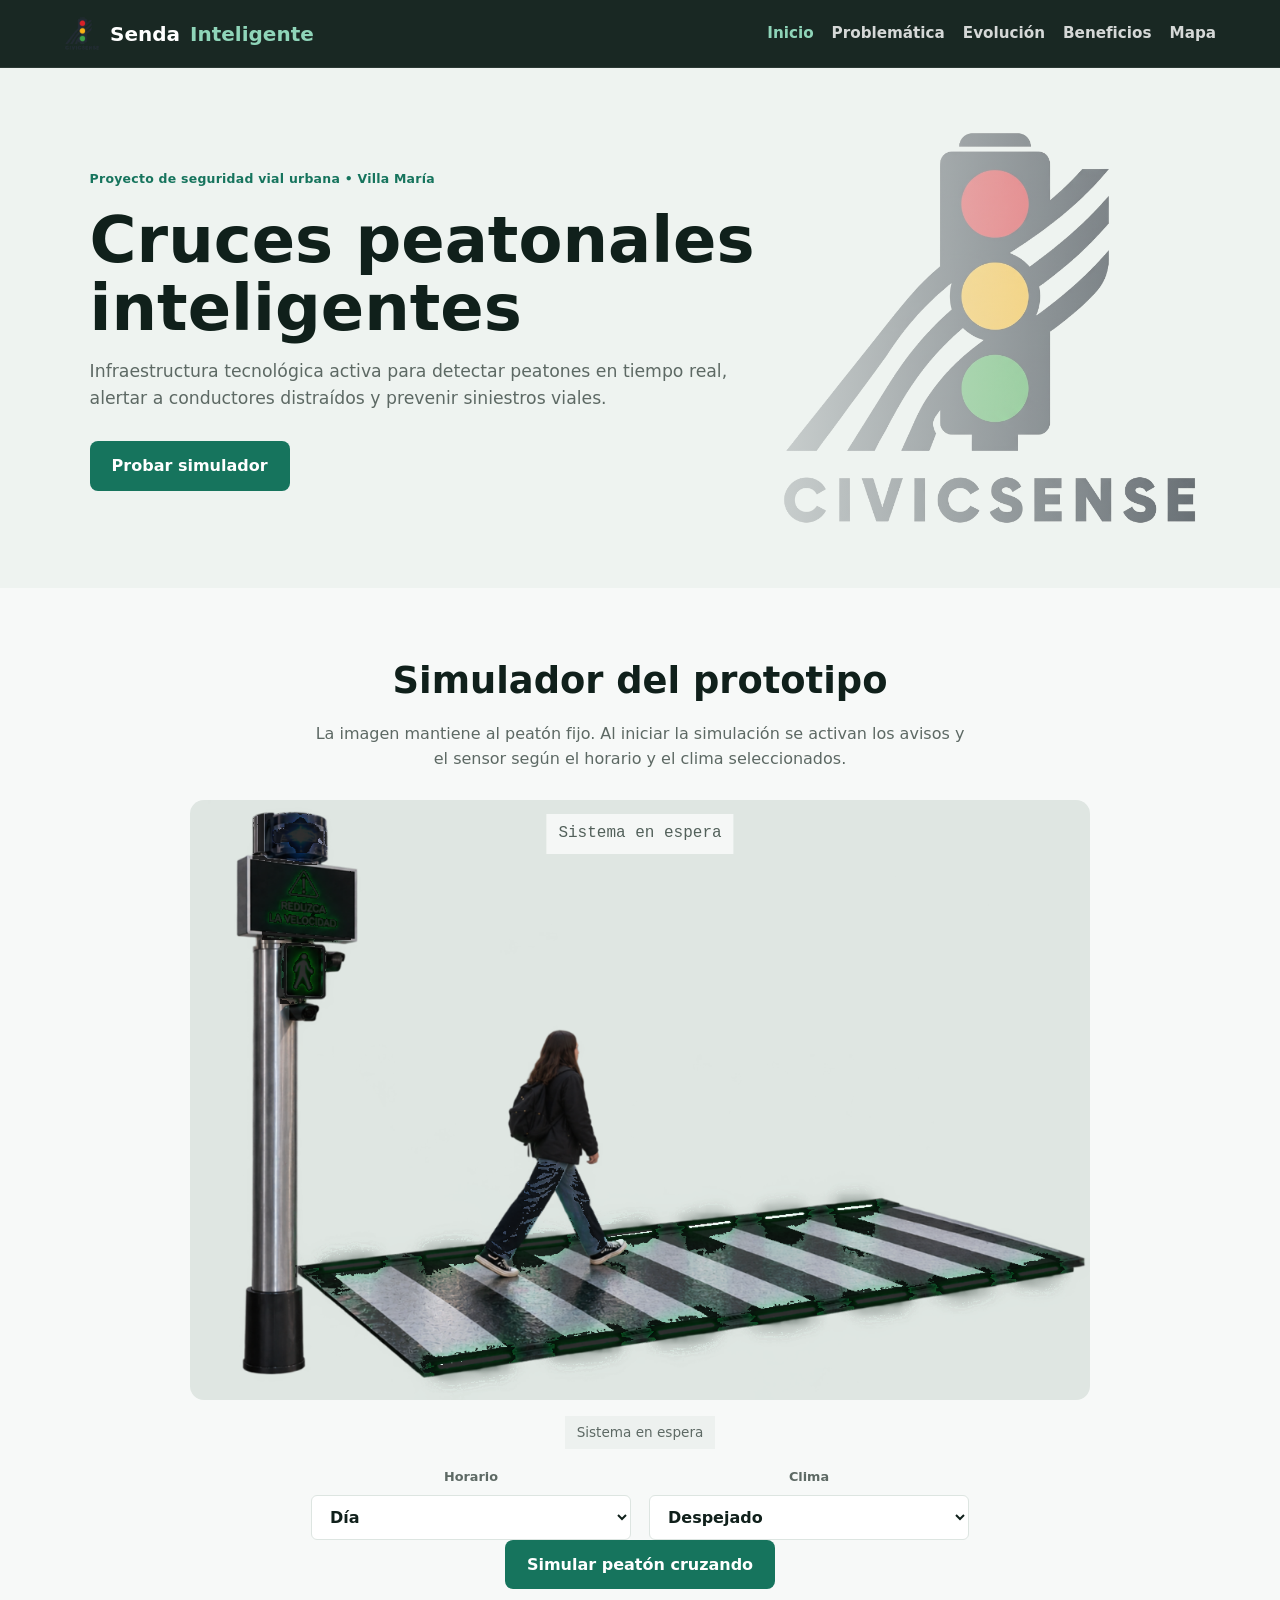
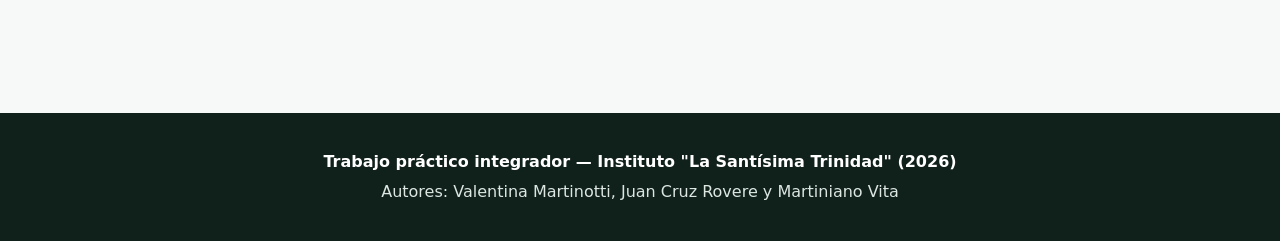
<file: index.html>
<!DOCTYPE html>
<html lang="es">
<head>
    <meta charset="UTF-8">
    <meta name="viewport" content="width=device-width, initial-scale=1.0">
    <title>Cruces Peatonales Inteligentes | Inicio</title>
    <link rel='stylesheet' href='styles.css'>
    <script src='script.js' defer></script>
</head>
<body>

    <header>
        <a href="index.html" class="logo"><img src="civicsense-logo.png" alt="Logo Civicsense"> Senda<span>Inteligente</span></a>
        <nav>
            <a href="index.html" class="active">Inicio</a>
            <a href="problematica.html">Problemática</a>
            <a href="historia.html">Evolución</a>
            <a href="beneficios.html">Beneficios</a>
            <a href="mapa.html">Mapa</a>
        </nav>
    </header>

    <div class="hero">
        <div class="hero-content">
            <div class="badge">Proyecto de seguridad vial urbana • Villa María</div>
            <h1>Cruces peatonales inteligentes</h1>
            <p>Infraestructura tecnológica activa para detectar peatones en tiempo real, alertar a conductores distraídos y prevenir siniestros viales.</p>
            <a href="#simulador" class="btn">Probar simulador</a>
        </div>
    </div>

    <section id="simulador">
        <div class="simulator-wrapper">
            <h2>Simulador del prototipo</h2>
            <p>La imagen mantiene al peatón fijo. Al iniciar la simulación se activan los avisos y el sensor según el horario y el clima seleccionados.</p>

            <div id="roadScene" class="road-scene day">
                <img
                    class="simulation-image"
                    src="simulacion-senda-apagada.png"
                    alt="Prototipo de senda peatonal inteligente con peatón, semáforo y luces en el cruce">
                <div id="ledSign" class="led-sign" aria-live="polite">Sistema en espera</div>
            </div>
            <div id="sensorPanel" class="sensor-panel">
                <span id="sensorStatus" class="sensor-status" aria-live="polite">Sistema en espera</span>
            </div>

            <div class="weather-controls">
                <div>
                    <label for="timeMode">Horario</label>
                    <select id="timeMode" class="weather-select" aria-label="Horario del día">
                        <option value="day">Día</option>
                        <option value="sunrise">Amanecer</option>
                        <option value="sunset">Atardecer</option>
                        <option value="night">Noche</option>
                    </select>
                </div>

                <div>
                    <label for="weatherMode">Clima</label>
                    <select id="weatherMode" class="weather-select" aria-label="Clima">
                        <option value="clear">Despejado</option>
                        <option value="cloudy">Nublado</option>
                        <option value="rain">Lluvia</option>
                    </select>
                </div>
            </div>

            <button class="btn" onclick="simularCruce()">Simular peatón cruzando</button>
        </div>
    </section>

    <footer>
        <p><strong>Trabajo práctico integrador — Instituto "La Santísima Trinidad" (2026)</strong></p>
        <p>Autores: Valentina Martinotti, Juan Cruz Rovere y Martiniano Vita</p>
    </footer>
</body>
</html>
</file>
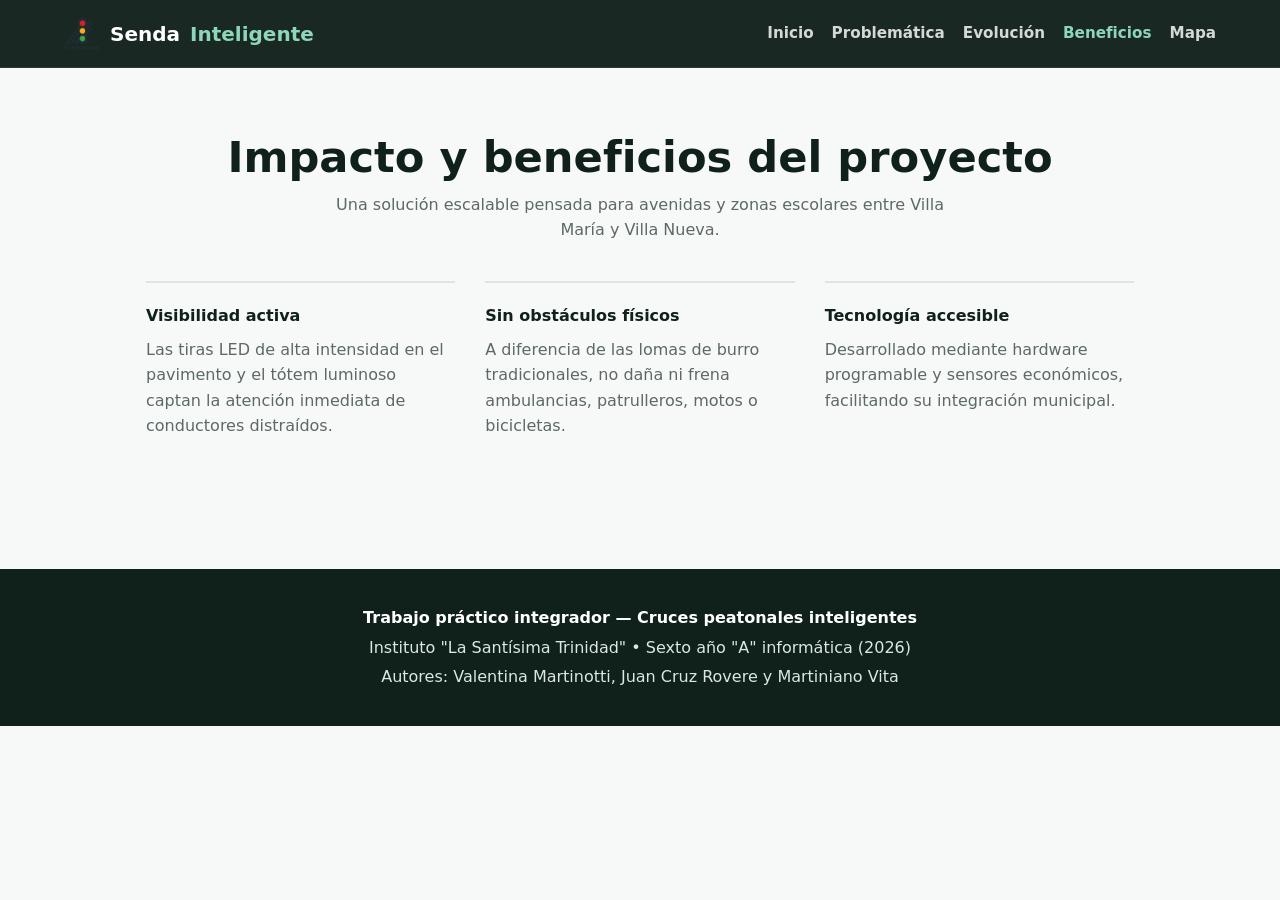
<file: beneficios.html>
<!DOCTYPE html>
<html lang="es">
<head>
    <meta charset="UTF-8">
    <meta name="viewport" content="width=device-width, initial-scale=1.0">
    <title>Beneficios | Cruces Peatonales Inteligentes</title>
    <link rel='stylesheet' href='styles.css'>
</head>
<body>
    <header>
        <a href="index.html" class="logo"><img src="civicsense-logo.png" alt="Logo Civicsense"> Senda<span>Inteligente</span></a>
        <nav>
            <a href="index.html">Inicio</a>
            <a href="problematica.html">Problemática</a>
            <a href="historia.html">Evolución</a>
            <a href="beneficios.html" class="active">Beneficios</a>
            <a href="mapa.html">Mapa</a>
        </nav>
    </header>

    <section>
        <div class="section-title">
            <h2>Impacto y beneficios del proyecto</h2>
            <p>Una solución escalable pensada para avenidas y zonas escolares entre Villa María y Villa Nueva.</p>
        </div>

        <div class="grid-3">
            <div class="feature-item">
                <h4>Visibilidad activa</h4>
                <p>Las tiras LED de alta intensidad en el pavimento y el tótem luminoso captan la atención inmediata de conductores distraídos.</p>
            </div>
            <div class="feature-item">
                <h4>Sin obstáculos físicos</h4>
                <p>A diferencia de las lomas de burro tradicionales, no daña ni frena ambulancias, patrulleros, motos o bicicletas.</p>
            </div>
            <div class="feature-item">
                <h4>Tecnología accesible</h4>
                <p>Desarrollado mediante hardware programable y sensores económicos, facilitando su integración municipal.</p>
            </div>
        </div>
    </section>

    <footer>
        <p><strong>Trabajo práctico integrador — Cruces peatonales inteligentes</strong></p>
        <p>Instituto "La Santísima Trinidad" • Sexto año "A" informática (2026)</p>
        <p>Autores: Valentina Martinotti, Juan Cruz Rovere y Martiniano Vita</p>
    </footer>
</body>
</html>
</file>
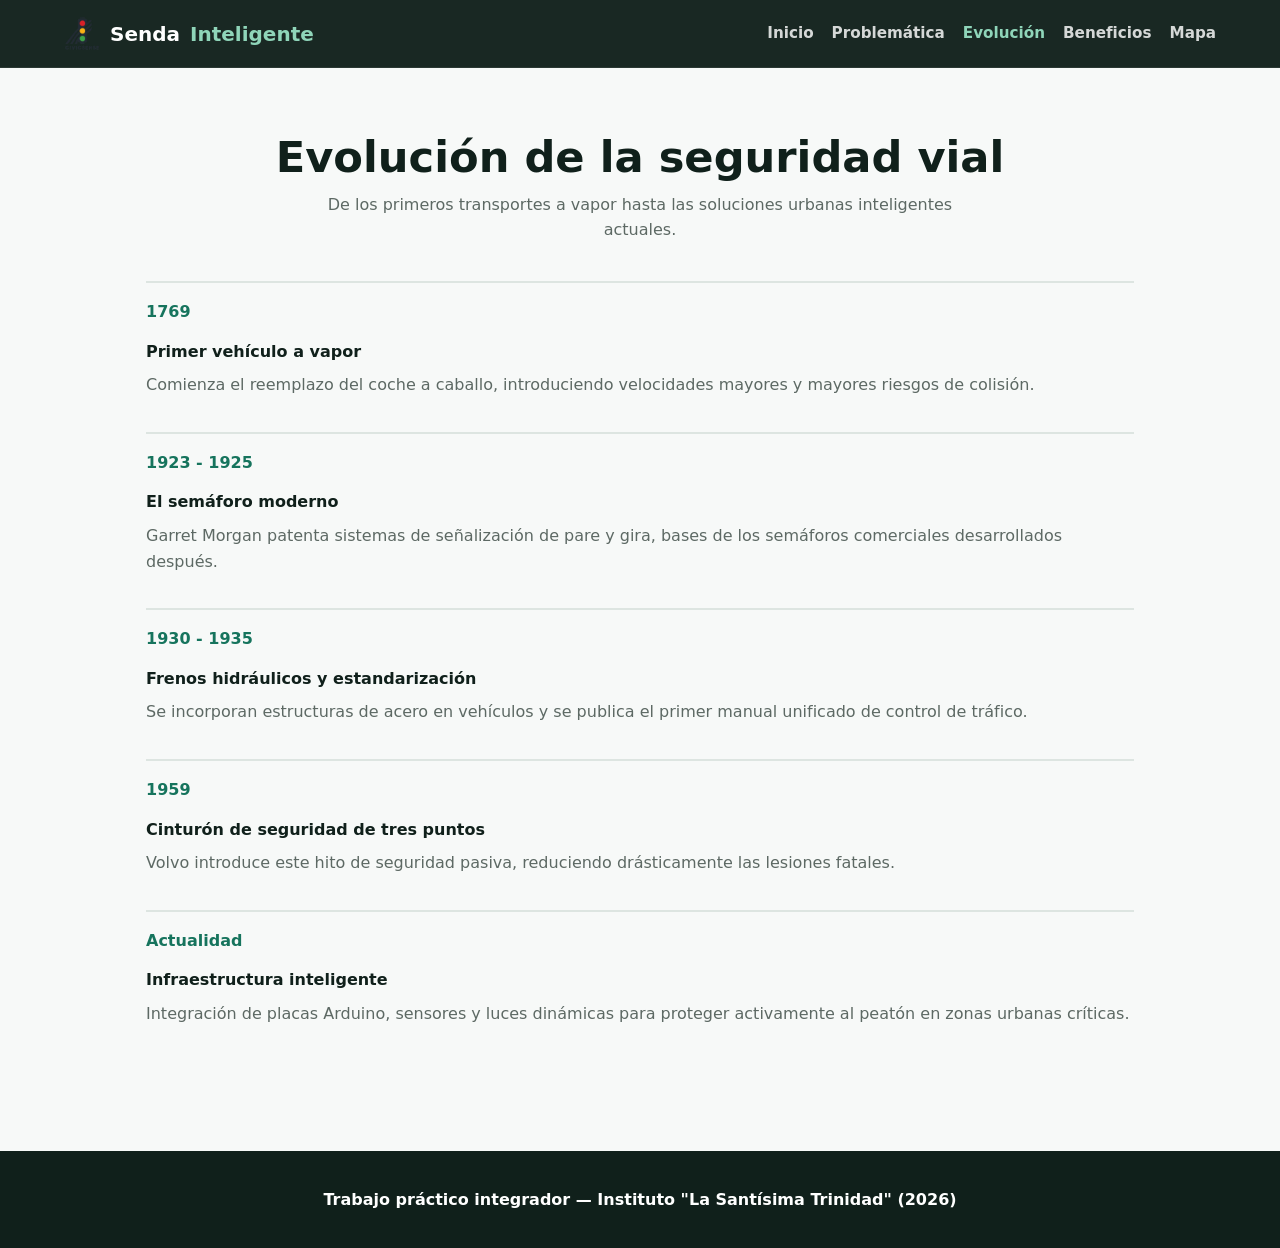
<file: historia.html>
<!DOCTYPE html>
<html lang="es">
<head>
    <meta charset="UTF-8">
    <meta name="viewport" content="width=device-width, initial-scale=1.0">
    <title>Evolución Histórica | Cruces Peatonales Inteligentes</title>
    <link rel='stylesheet' href='styles.css'>
</head>
<body>
    <header>
        <a href="index.html" class="logo"><img src="civicsense-logo.png" alt="Logo Civicsense"> Senda<span>Inteligente</span></a>
        <nav>
            <a href="index.html">Inicio</a>
            <a href="problematica.html">Problemática</a>
            <a href="historia.html" class="active">Evolución</a>
            <a href="beneficios.html">Beneficios</a>
            <a href="mapa.html">Mapa</a>
        </nav>
    </header>

    <section>
        <div class="section-title">
            <h2>Evolución de la seguridad vial</h2>
            <p>De los primeros transportes a vapor hasta las soluciones urbanas inteligentes actuales.</p>
        </div>

        <div class="timeline">
            <div class="timeline-item">
                <span class="year">1769</span>
                <h4>Primer vehículo a vapor</h4>
                <p>Comienza el reemplazo del coche a caballo, introduciendo velocidades mayores y mayores riesgos de colisión.</p>
            </div>
            <div class="timeline-item">
                <span class="year">1923 - 1925</span>
                <h4>El semáforo moderno</h4>
                <p>Garret Morgan patenta sistemas de señalización de pare y gira, bases de los semáforos comerciales desarrollados después.</p>
            </div>
            <div class="timeline-item">
                <span class="year">1930 - 1935</span>
                <h4>Frenos hidráulicos y estandarización</h4>
                <p>Se incorporan estructuras de acero en vehículos y se publica el primer manual unificado de control de tráfico.</p>
            </div>
            <div class="timeline-item">
                <span class="year">1959</span>
                <h4>Cinturón de seguridad de tres puntos</h4>
                <p>Volvo introduce este hito de seguridad pasiva, reduciendo drásticamente las lesiones fatales.</p>
            </div>
            <div class="timeline-item">
                <span class="year">Actualidad</span>
                <h4>Infraestructura inteligente</h4>
                <p>Integración de placas Arduino, sensores y luces dinámicas para proteger activamente al peatón en zonas urbanas críticas.</p>
            </div>
        </div>
    </section>

    <footer>
        <p><strong>Trabajo práctico integrador — Instituto "La Santísima Trinidad" (2026)</strong></p>
    </footer>
</body>
</html>
</file>
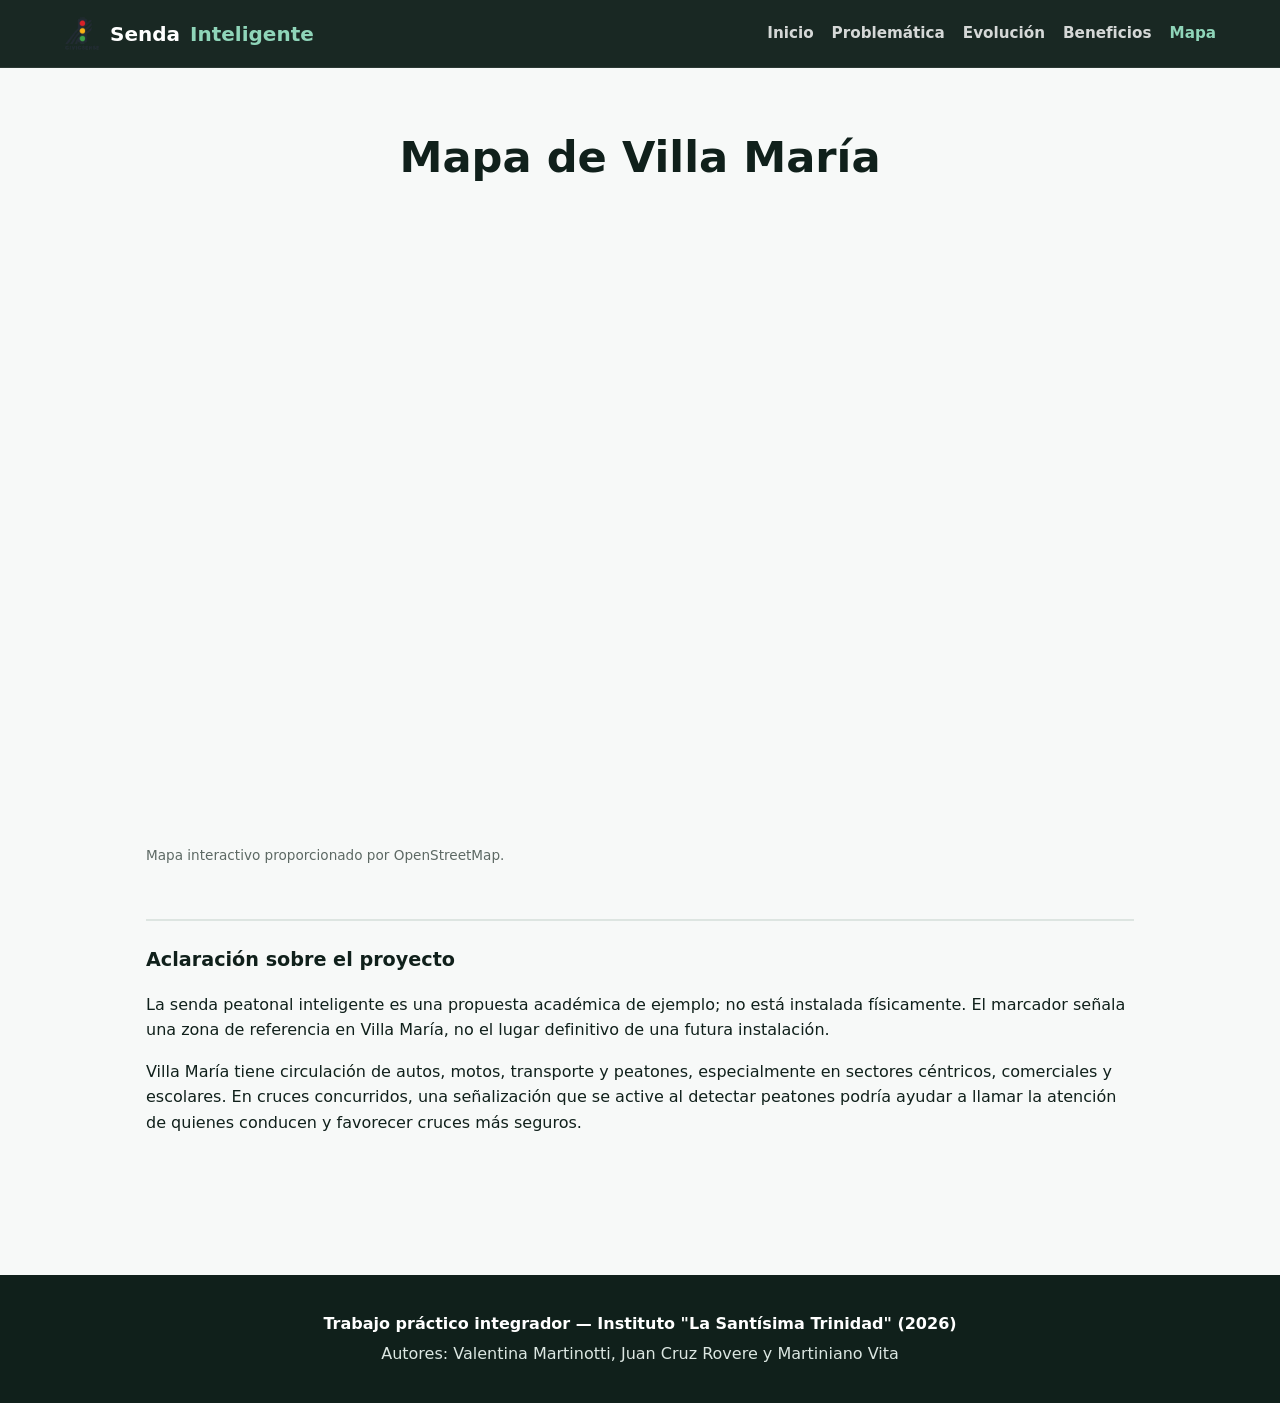
<file: mapa.html>
<!DOCTYPE html>
<html lang="es">
<head>
    <meta charset="UTF-8">
    <meta name="viewport" content="width=device-width, initial-scale=1.0">
    <title>Mapa de Villa María | Cruces Peatonales Inteligentes</title>
    <link rel='stylesheet' href='styles.css'>
</head>
<body>
    <header>
        <a href="index.html" class="logo"><img src="civicsense-logo.png" alt="Logo Civicsense"> Senda<span>Inteligente</span></a>
        <nav>
            <a href="index.html">Inicio</a>
            <a href="problematica.html">Problemática</a>
            <a href="historia.html">Evolución</a>
            <a href="beneficios.html">Beneficios</a>
            <a href="mapa.html" class="active">Mapa</a>
        </nav>
    </header>

    <main>
        <section>
            <div class="section-title">
                <h1>Mapa de Villa María</h1>
            </div>
            <div class="map-card">
                <iframe
                    title="Mapa interactivo de Villa María"
                    src="https://www.openstreetmap.org/export/embed.html?bbox=-63.2943936%2C-32.4555261%2C-63.1783273%2C-32.3603011&amp;layer=mapnik&amp;marker=-32.4106245%2C-63.2435809"
                    loading="lazy">
                </iframe>
                <p class="map-caption">Mapa interactivo proporcionado por OpenStreetMap.</p>
            </div>
            <aside class="project-note">
                <h2>Aclaración sobre el proyecto</h2>
                <p>La senda peatonal inteligente es una propuesta académica de ejemplo; no está instalada físicamente. El marcador señala una zona de referencia en Villa María, no el lugar definitivo de una futura instalación.</p>
                <p>Villa María tiene circulación de autos, motos, transporte y peatones, especialmente en sectores céntricos, comerciales y escolares. En cruces concurridos, una señalización que se active al detectar peatones podría ayudar a llamar la atención de quienes conducen y favorecer cruces más seguros.</p>
            </aside>
        </section>
    </main>

    <footer>
        <p><strong>Trabajo práctico integrador — Instituto "La Santísima Trinidad" (2026)</strong></p>
        <p>Autores: Valentina Martinotti, Juan Cruz Rovere y Martiniano Vita</p>
    </footer>
</body>
</html>
</file>
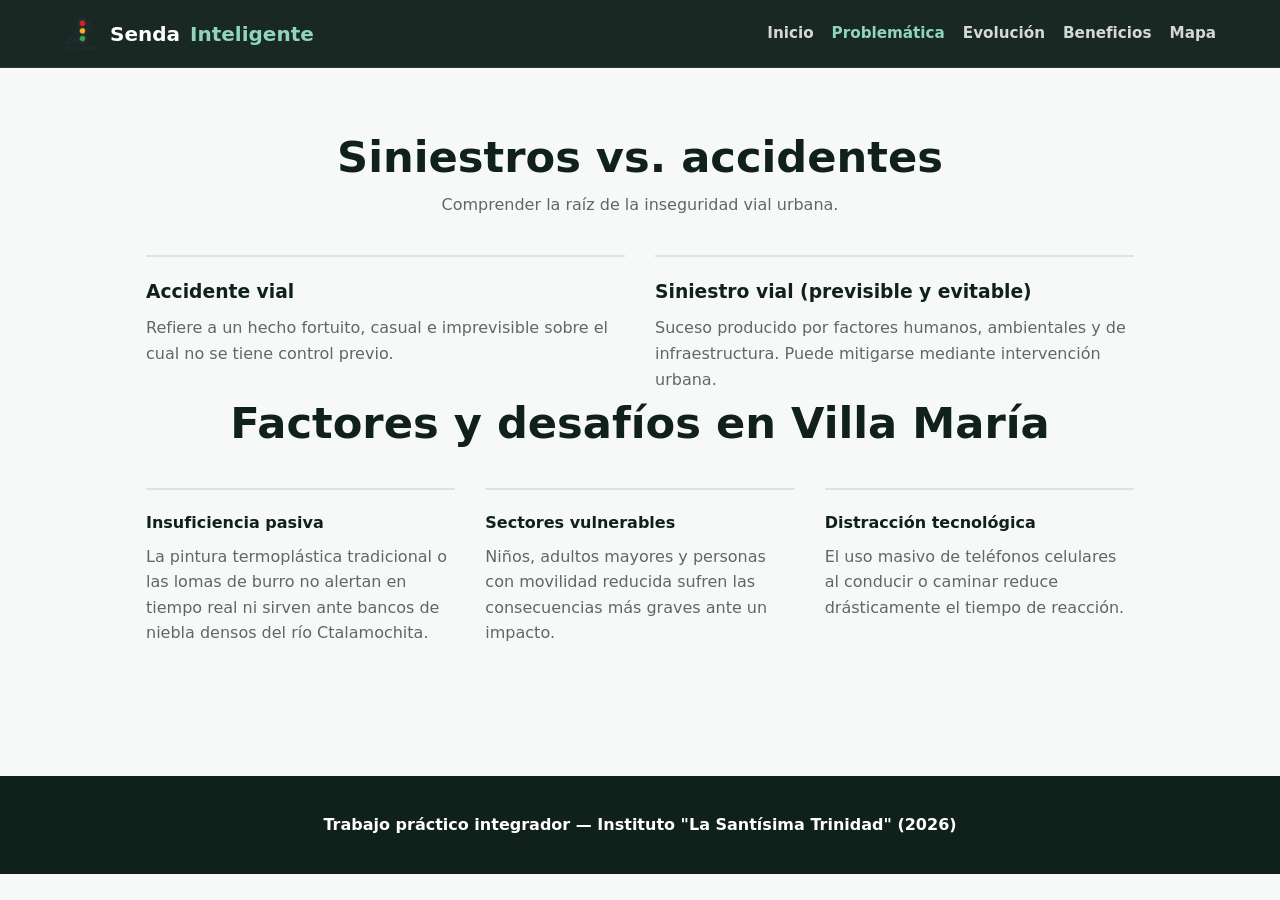
<file: problematica.html>
<!DOCTYPE html>
<html lang="es">
<head>
    <meta charset="UTF-8">
    <meta name="viewport" content="width=device-width, initial-scale=1.0">
    <title>Problemática | Cruces Peatonales Inteligentes</title>
    <link rel='stylesheet' href='styles.css'>
</head>
<body>
    <header>
        <a href="index.html" class="logo"><img src="civicsense-logo.png" alt="Logo Civicsense"> Senda<span>Inteligente</span></a>
        <nav>
            <a href="index.html">Inicio</a>
            <a href="problematica.html" class="active">Problemática</a>
            <a href="historia.html">Evolución</a>
            <a href="beneficios.html">Beneficios</a>
            <a href="mapa.html">Mapa</a>
        </nav>
    </header>

    <section>
        <div class="section-title">
            <h2>Siniestros vs. accidentes</h2>
            <p>Comprender la raíz de la inseguridad vial urbana.</p>
        </div>

        <div class="concept-box">
            <div class="card">
                <h3>Accidente vial</h3>
                <p>Refiere a un hecho fortuito, casual e imprevisible sobre el cual no se tiene control previo.</p>
            </div>
            <div class="card highlight">
                <h3>Siniestro vial (previsible y evitable)</h3>
                <p>Suceso producido por factores humanos, ambientales y de infraestructura. Puede mitigarse mediante intervención urbana.</p>
            </div>
        </div>

        <div class="section-title">
            <h2>Factores y desafíos en Villa María</h2>
        </div>

        <div class="grid-3">
            <div class="feature-item">
                <h4>Insuficiencia pasiva</h4>
                <p>La pintura termoplástica tradicional o las lomas de burro no alertan en tiempo real ni sirven ante bancos de niebla densos del río Ctalamochita.</p>
            </div>
            <div class="feature-item">
                <h4>Sectores vulnerables</h4>
                <p>Niños, adultos mayores y personas con movilidad reducida sufren las consecuencias más graves ante un impacto.</p>
            </div>
            <div class="feature-item">
                <h4>Distracción tecnológica</h4>
                <p>El uso masivo de teléfonos celulares al conducir o caminar reduce drásticamente el tiempo de reacción.</p>
            </div>
        </div>
    </section>

    <footer>
        <p><strong>Trabajo práctico integrador — Instituto "La Santísima Trinidad" (2026)</strong></p>
    </footer>
</body>
</html>
</file>
<file: styles.css>
:root {
    --bg: #f7f9f8;
    --surface: #ffffff;
    --ink: #10201b;
    --muted: #5d6964;
    --line: #dde5e1;
    --primary: #16745d;
    --primary-soft: #dff4ec;
    --accent: #8fd5b9;
}

* { box-sizing: border-box; }

html { scroll-behavior: smooth; }

body {
    margin: 0;
    background: var(--bg);
    color: var(--ink);
    font-family: "Segoe UI", system-ui, -apple-system, sans-serif;
    line-height: 1.6;
}

img, iframe { max-width: 100%; }

h1, h2, h3, h4, h5, h6 { margin-top: 0; color: var(--ink); }

header {
    position: sticky;
    top: 0;
    z-index: 100;
    display: flex;
    align-items: center;
    justify-content: space-between;
    gap: 16px 24px;
    min-height: 68px;
    padding: 10px clamp(16px, 5vw, 64px);
    background: rgba(16, 32, 27, 0.96);
    border-bottom: 1px solid rgba(255, 255, 255, 0.08);
}

.logo {
    display: flex;
    align-items: center;
    gap: 10px;
    color: #fff;
    font-size: clamp(1.05rem, 2vw, 1.25rem);
    font-weight: 800;
    text-decoration: none;
    white-space: nowrap;
}
.logo img { flex: 0 0 36px; width: 36px; height: 36px; object-fit: contain; border-radius: 6px; }
.logo span { color: var(--accent); }

nav { display: flex; align-items: center; justify-content: flex-end; flex-wrap: wrap; gap: 4px 18px; }
nav a {
    color: rgba(255, 255, 255, 0.82);
    font-size: 0.95rem;
    font-weight: 650;
    text-decoration: none;
    padding: 7px 0;
}
nav a:hover, nav a.active { color: var(--accent); }
nav a:focus-visible, .logo:focus-visible, .btn:focus-visible, .weather-select:focus-visible {
    outline: 3px solid var(--accent);
    outline-offset: 3px;
}

section { width: 100%; max-width: 1100px; margin: 0 auto; padding: clamp(40px, 6vw, 64px) clamp(20px, 5vw, 56px); }
.section-title { margin-bottom: clamp(26px, 4vw, 38px); text-align: center; }
.section-title h1, .section-title h2 {
    margin-bottom: 8px;
    font-size: clamp(1.8rem, 4vw, 2.7rem);
    line-height: 1.2;
}
.section-title p { max-width: 650px; margin: 0 auto; color: var(--muted); }

.hero {
    min-height: clamp(360px, 48vw, 520px);
    display: flex;
    align-items: center;
    padding: clamp(48px, 8vw, 88px) clamp(20px, 7vw, 96px);
    background-color: #eef3f0;
    background-image: linear-gradient(90deg, rgba(238, 243, 240, 1) 0%, rgba(238, 243, 240, 0.94) 52%, rgba(238, 243, 240, 0.25) 100%), url("civicsense-logo.png");
    background-repeat: no-repeat;
    background-position: left top, right 8% center;
    background-size: cover, auto 82%;
}
.hero-content { width: 100%; max-width: 720px; }
.badge {
    display: inline-block;
    margin-bottom: 18px;
    color: var(--primary);
    font-size: 0.78rem;
    font-weight: 800;
    letter-spacing: 0.02em;
}
.hero h1 { max-width: 700px; margin-bottom: 16px; font-size: clamp(2.2rem, 5vw, 4.2rem); line-height: 1.05; }
.hero p { max-width: 650px; margin: 0 0 28px; color: var(--muted); font-size: clamp(1rem, 1.5vw, 1.08rem); }

.btn {
    display: inline-block;
    max-width: 100%;
    border: 0;
    border-radius: 8px;
    padding: 12px 22px;
    background: var(--primary);
    color: #fff;
    font: inherit;
    font-weight: 750;
    text-decoration: none;
    cursor: pointer;
}
.btn:hover { background: #115d4a; }

.simulator-wrapper { text-align: center; }
.simulator-wrapper h2 { margin-bottom: 8px; font-size: clamp(1.8rem, 3vw, 2.3rem); }
.simulator-wrapper > p { max-width: 650px; margin: 10px auto 28px; color: var(--muted); }

.road-scene {
    position: relative;
    max-width: 900px;
    margin: 20px auto 16px;
    overflow: hidden;
    background: #dfe6e2;
    border-radius: 14px;
}
.road-scene.rain .simulation-image { filter: brightness(0.82) saturate(0.88); }
.road-scene.night .simulation-image { filter: brightness(0.68) saturate(0.85); }
.road-scene.fog .simulation-image { filter: grayscale(0.15) brightness(0.94); }
.road-scene.active { outline: 3px solid var(--primary); }
.simulation-image { display: block; width: 100%; height: auto; border-radius: 14px; }

.led-sign {
    position: absolute;
    top: 14px;
    left: 50%;
    max-width: calc(100% - 24px);
    transform: translateX(-50%);
    padding: 7px clamp(8px, 2vw, 12px);
    background: rgba(247, 249, 248, 0.94);
    color: #52605a;
    font-family: Consolas, monospace;
    font-size: clamp(0.7rem, 2vw, 1rem);
    text-align: center;
}
.led-sign.active { background: #daf5e9; color: #174c3b; font-weight: 800; }
.sensor-panel { margin: 12px auto 0; }
.sensor-status { display: inline-block; padding: 6px 12px; color: var(--muted); background: #edf1ef; font-size: 0.85rem; }
.sensor-panel.active .sensor-status { background: #daf5e9; color: #174c3b; }

.weather-controls { display: flex; justify-content: center; gap: 18px; flex-wrap: wrap; margin-top: 18px; }
.weather-controls > div { flex: 1 1 220px; max-width: 320px; min-width: 0; }
.weather-controls label { display: block; margin-bottom: 7px; color: var(--muted); font-size: 0.8rem; font-weight: 750; text-align: center; }
.weather-select {
    width: 100%;
    min-height: 44px;
    border: 1px solid var(--line);
    border-radius: 6px;
    padding: 11px 14px;
    background: #fff;
    color: var(--ink);
    font: inherit;
    font-weight: 700;
}
.simulate-button { margin-top: 24px; }

.concept-box, .grid-3 {
    display: grid;
    grid-template-columns: repeat(auto-fit, minmax(min(100%, 260px), 1fr));
    gap: clamp(20px, 3vw, 30px);
}
.card, .feature-item, .timeline-item {
    padding: 6px 0;
    background: transparent;
    border: 0;
    border-top: 2px solid var(--line);
    border-radius: 0;
}
.card h3, .feature-item h4, .timeline-item h4 { margin: 14px 0 8px; }
.card p, .feature-item p, .timeline-item p { margin: 0; color: var(--muted); }

.timeline { display: flex; flex-direction: column; gap: clamp(24px, 4vw, 34px); border: 0; }
.timeline-item { position: relative; padding: 16px 0 0; }
.year { color: var(--primary); font-weight: 800; }

.map-card { border: 0; overflow: hidden; background: transparent; }
.map-card iframe { display: block; width: 100%; height: clamp(320px, 58vw, 600px); border: 0; border-radius: 14px; }
.map-caption { padding: 10px 0; color: var(--muted); font-size: 0.85rem; }
.project-note { margin-top: 28px; padding: 24px 0 0; border-top: 2px solid var(--line); }
.project-note h2 { margin-bottom: 8px; font-size: 1.2rem; }
.project-note p + p { margin-top: 10px; }

footer {
    margin-top: 60px;
    padding: 32px clamp(16px, 5vw, 40px);
    background: #10201b;
    color: #dce7e2;
    text-align: center;
}
footer p { margin: 4px 0; }
footer strong { color: #fff; }

@media (max-width: 760px) {
    header { align-items: flex-start; flex-direction: column; gap: 6px; }
    nav { justify-content: flex-start; gap: 0 16px; width: 100%; }
    .hero {
        min-height: 0;
        background-image: linear-gradient(rgba(238, 243, 240, 0.94), rgba(238, 243, 240, 0.94)), url("civicsense-logo.png");
        background-position: center, right -48px center;
        background-size: cover, auto 62%;
    }
}

@media (max-width: 420px) {
    header { padding-right: 16px; padding-left: 16px; }
    nav { column-gap: 12px; }
    nav a { font-size: 0.88rem; }
    .hero { background-image: linear-gradient(rgba(238, 243, 240, 0.97), rgba(238, 243, 240, 0.97)); }
    .hero h1 { font-size: clamp(2rem, 10vw, 2.5rem); }
    .badge { font-size: 0.72rem; }
    .weather-controls { gap: 12px; }
    .simulate-button { width: 100%; }
    .map-card iframe { height: 360px; }
    footer { font-size: 0.9rem; }
}
</file>
